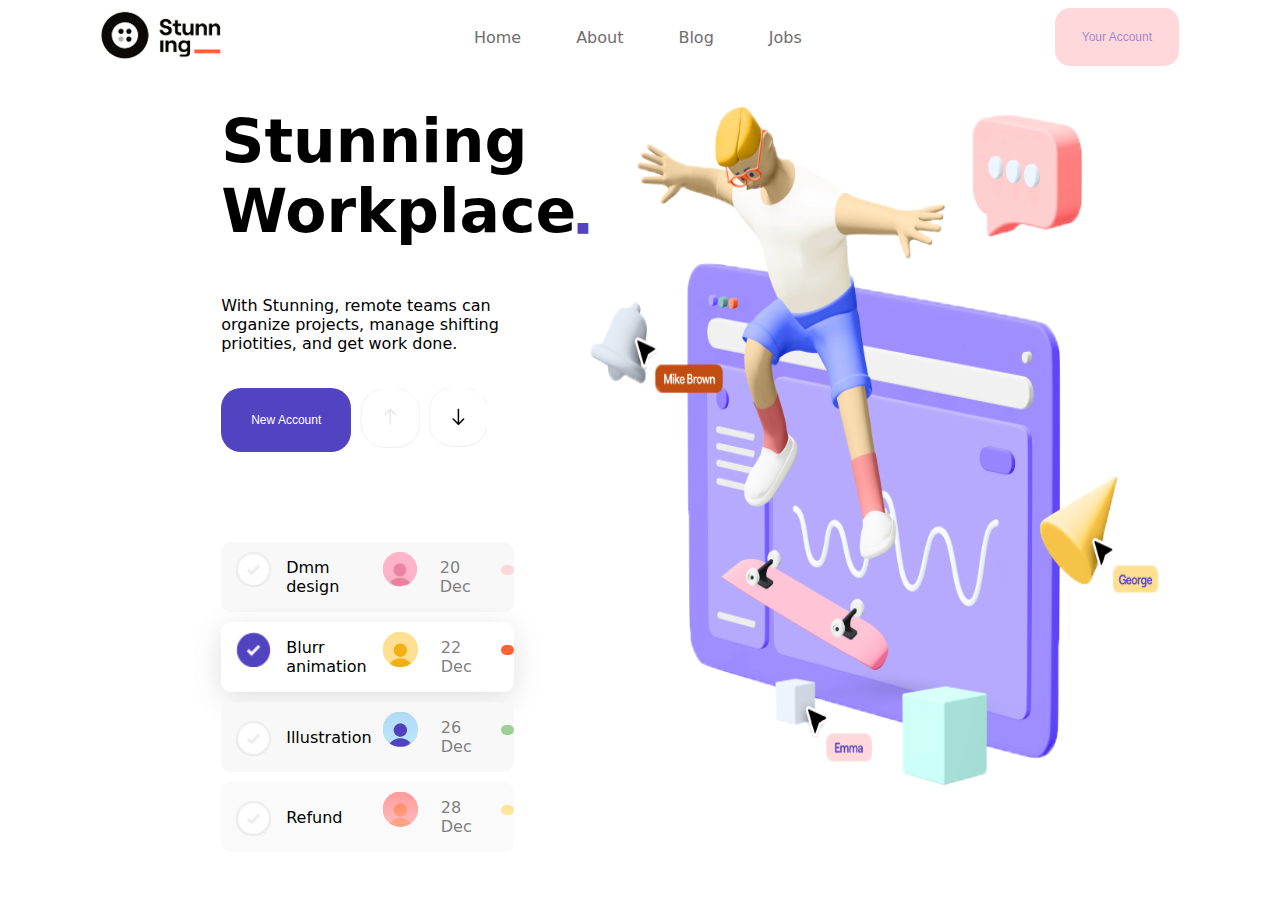
<file: Assignment/CSS/Assignment1/index.html>
<!DOCTYPE html>
<html lang="en">
<head>
    <meta charset="UTF-8">
    <meta name="viewport" content="width=device-width, initial-scale=1.0">
    <title>Stunning Workplace.</title>
    <link rel="stylesheet" href="navBar.css">
    <link rel="stylesheet" href="mainBody.css">
</head>
<body>
    <nav id="navbar">
        <div id="navImg">
            <img id="navImage" src="Images\stunning-logo.png" alt="">
        </div>
        <div id="navItems">
            <li>
                <a href="">Home</a>
            </li>
            <li>
                <a href="">About</a>
            </li>
            <li>
                <a href="">Blog</a>
            </li>
            <li>
                <a href="">Jobs</a>
            </li>
        </div>
        <div id="navButton">
            <button>
                Your Account
            </button>
        </div>
    </nav>
    <main id="mainBody">
        <section id="section1">
            <div id="textArea">
                <div id="text1">
                    Stunning Workplace<span>&#9632;</span>
                </div>
                <div id="text2">
                    <p>With Stunning, remote teams can organize projects, manage shifting priotities, and get work done.</p>
                </div>
            </div>
            <div id="buttonArea">
                <button id="button">New Account</button>
                <div id="imageArrow">
                    <img class="imgArrow" src="Images\arrow-up.png" alt="">
                    <img class="imgArrow" src="Images\arrow-down.png" alt="">
                </div>
            </div>
            <div id="cardArea">
                <div id="cardMain">
                    <div class="cardDiv">
                        <img class="logo" src="Images\tick-gray.png" alt="">
                        <p class="para1">Dmm design</p>
                    </div>
                    <div class="cardDiv" id="cardSpace">
                        <img class="logo" src="Images\user-pink.png" alt="">
                        <p class="greyText">20 Dec</p>
                        <div id="color"></div>
                    </div>
                </div>
                <div id="cardMain1">
                    <div class="cardDiv">
                        <img class="logo" src="Images\tick-blue.png" alt="">
                        <p class="para1">Blurr animation</p>
                    </div>
                    <div class="cardDiv" id="cardSpace">
                        <img class="logo" src="Images\user-orange.png" alt="">
                        <p class="greyText">22 Dec</p>
                        <div id="color1"></div>
                    </div>
                </div>
                <div id="cardMain2">
                    <div class="cardDiv">
                        <img class="logo" src="Images\tick-gray.png" alt="">
                        <p class="para1">Illustration</p>
                    </div>
                    <div class="cardDiv" id="cardSpace">
                        <img class="logo" src="Images\user-blue.png" alt="">
                        <p class="greyText">26 Dec</p>
                        <div id="color2"></div>
                    </div>
                </div>
                <div id="cardMain3">
                    <div class="cardDiv">
                        <img class="logo" src="Images\tick-gray.png" alt="">
                        <p class="para1">Refund</p>
                    </div>
                    <div class="cardDiv" id="cardSpace">
                        <img class="logo" src="Images\user-red.png" alt="">
                        <p class="greyText">28 Dec</p>
                        <div id="color3"></div>
                    </div>
                </div>
            </div>
        </section>
        <section>
            <img id="landImg" src="Images\landing-section-image.png" alt="">
        </section>
    </main>
</body>
</html>
</file>
<file: Assignment/CSS/Assignment1/navBar.css>
body{
    font-family: system-ui, -apple-system, BlinkMacSystemFont, 'Segoe UI', Roboto, Oxygen, Ubuntu, Cantarell, 'Open Sans', 'Helvetica Neue', sans-serif;
}
#navbar{
    display: flex;
    justify-content: space-evenly;
    align-items: center;
    margin: auto;
    gap: 60px;
}
#navImage{
    width: 120px;
}
#navItems{
    display: flex;
    gap: 55px;
    margin: 0 100px;
}
#navItems li a{
    text-decoration: none;
    color:rgb(111, 109, 109);
    font-weight: 500;
    position: relative;
}
#navItems li{
    list-style-type: none;
}
#navItems li a::after{
    content: "";
    position: absolute;
    background-color: #8071D0;
    height: 2px;
    width: 0;
    left: 0;
    bottom: 0px;
}
#navItems li a:hover{
    color: black;
    font-weight: 600;
}
#navItems li a:hover:after{
    width: 100%;
    transition: width 0.3s ease-in-out;
}

#navButton button{
    padding:22px 27px  ;
    border: none;
    border-radius: 15px;
    background-color: #FFD8DB;
    color:#A389CC ;
    font-size: 12px;
}

#navButton button:hover{
    background-color:#A389CC ;
    color:  #FFD8DB;
}
</file>
<file: Assignment/CSS/Assignment1/mainBody.css>
#mainBody{
    margin: auto;
    margin-top: 40px;
    width: 90%;
    display: grid;
    grid-template-columns: repeat(2,1fr);
   }
   #section1{
    margin-left: 150px;
   }
   #text1{
    font-size: 60px;
    font-weight: bolder;
    width: 55%;
   }
   #text2{
    width: 70%;
    margin-top: 50px;
   }
   span{
    font-size: 14px;
    color: #5243C0;
   }
   #buttonArea{
    display: flex;
    gap: 5px;
    margin-top: 35px;
   }
   #button{
    padding: 0 30px;
    border-radius: 20px;
    background-color: #5243C0;
    border: 0;
    color: #ffffff;
    font-size: 12px;
   }
   #button:hover{
    background-color: #ffffff;
    color:  #5243C0;;
   }
   .imgArrow{
    margin-left: 4px;
   }

   #cardArea{
    width: 70%;
    margin-top: 90px;
    
}
#cardMain{
    display: flex;
    border-radius: 10px;
    box-shadow: rgba(0, 0, 0, 0.16) 0px 0px -0px;
    justify-content: space-between;
    margin-bottom: 10px;
    background-color: rgb(248, 248, 248);
}
#cardMain:hover{
    background-color: blue;
    color: #ffffff;
    
}
#cardMain1{
    display: flex;
    border-radius: 10px;
    box-shadow: rgba(100, 100, 111, 0.2) 0px 7px 29px 0px;
    justify-content: space-between;
    margin-bottom: 10px;
    background-color: #ffffff;
}
#cardMain1:hover{
    background-color: blue;
    color: #ffffff;
    
}
#cardMain2{
    display: flex;
    border-radius: 10px;
    box-shadow: rgba(0, 0, 0, 0.16) 0px 0px -0px;
    justify-content: space-between;
    margin-bottom: 10px;
    background-color: rgb(248, 248, 248);
}
#cardMain2:hover{
    background-color: blue;
    color: #ffffff;
    
}
#cardMain3{
    display: flex;
    border-radius: 10px;
    box-shadow: rgba(0, 0, 0, -10) 0px -1px -50px;
    justify-content: space-between;
    margin-bottom: 10px;
    background-color: rgb(250, 250, 250);
}
#cardMain3:hover{
    background-color: blue;
    color: #ffffff;
    
}
.cardDiv{
    display: flex;
    gap: 15px;
    margin: auto;
    width: 50%;

}
#cardSpace{
    gap: 23px;
}
#color{
width: 20px;
height: 10px;
background-color: #FED7DA;
margin-top: 23px;
border-radius: 20px;

}
#color1{
width: 20px;
height: 10px;
background-color: #FD6534;
margin-top: 23px;
border-radius: 20px;

}
#color2{
width: 20px;
height: 10px;
background-color: #9ED095;
margin-top: 23px;
border-radius: 20px;

}
#color3{
width: 20px;
height: 10px;
background-color: #FFE4A0;
margin-top: 23px;
border-radius: 20px;

}
.logo{
width: 35px;
height: 35px;
margin-top: 9.5px;
margin-left: 15px;
}
.para1{
font-weight: 500;
}
.greyText{
color: grey;
}


   #landImg{
    height: 90%;
    width: 100%;
    margin-left: -50px;
   }
</file>
